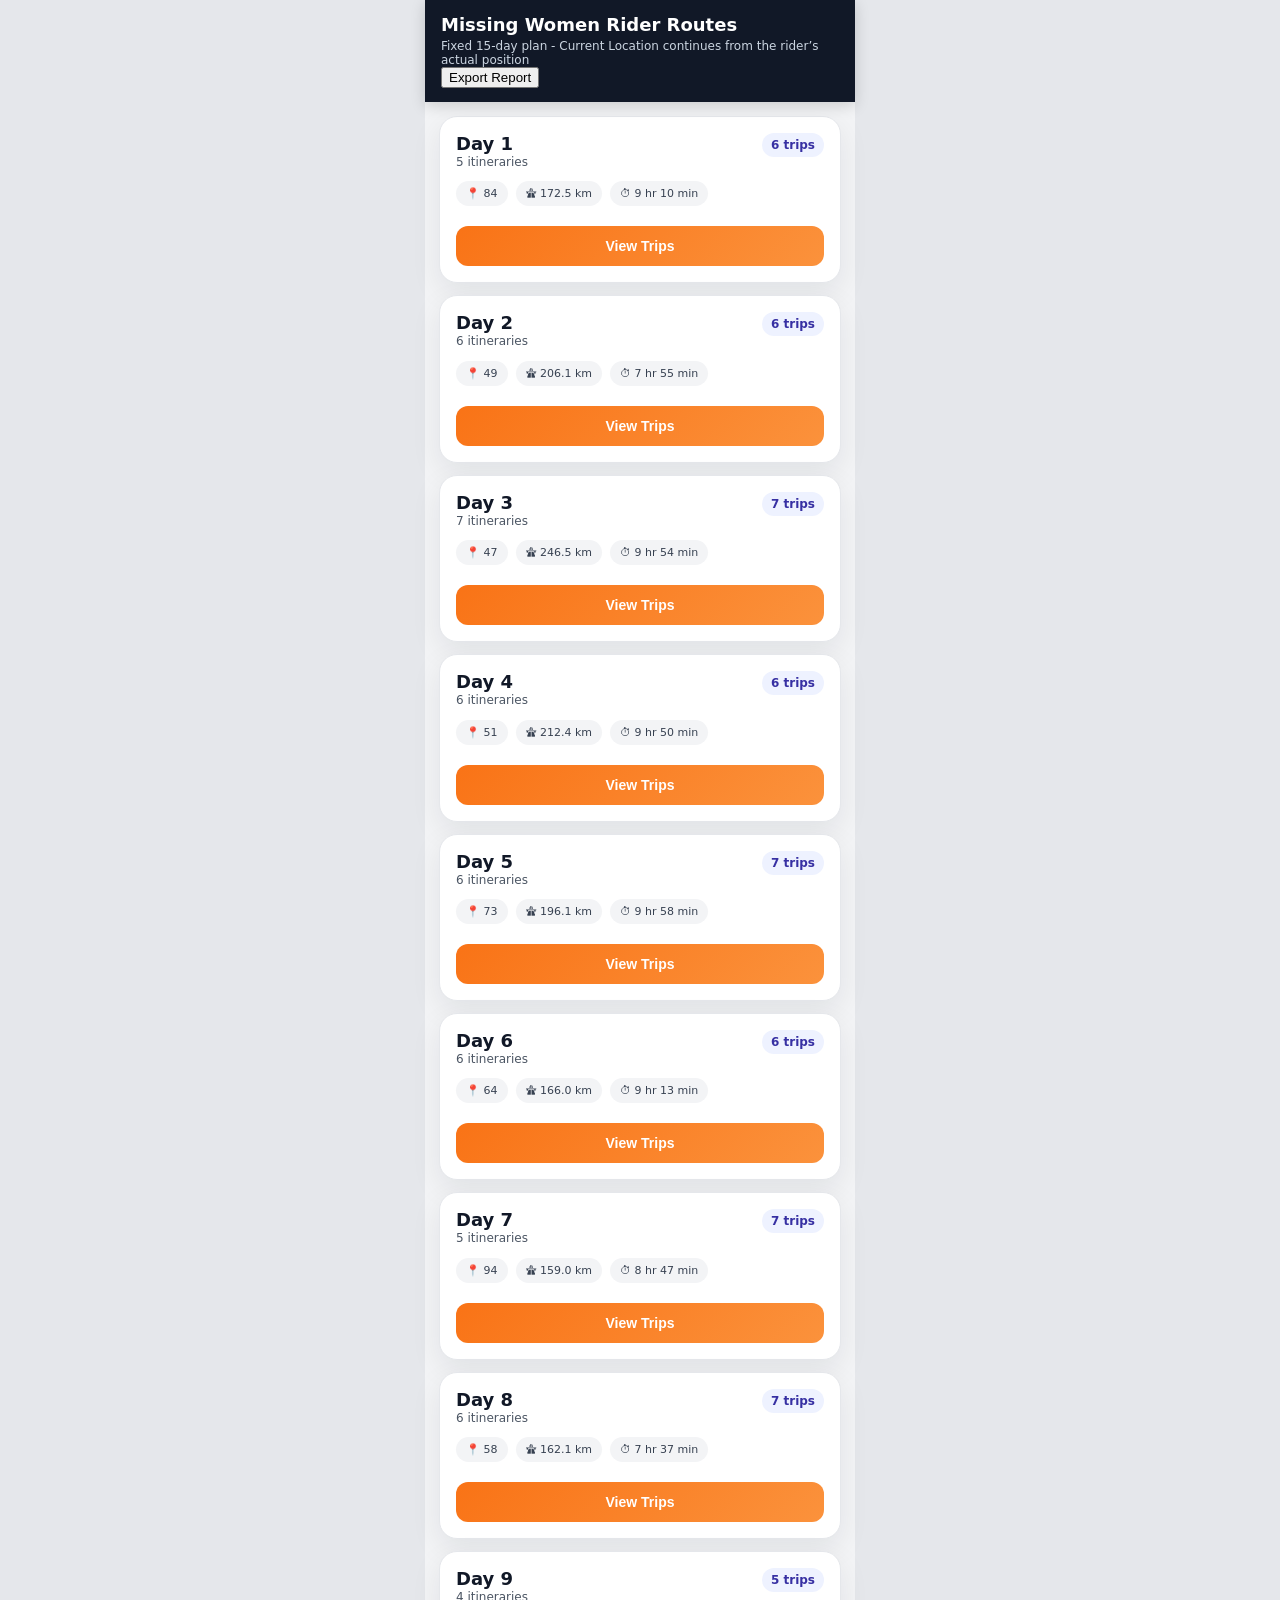
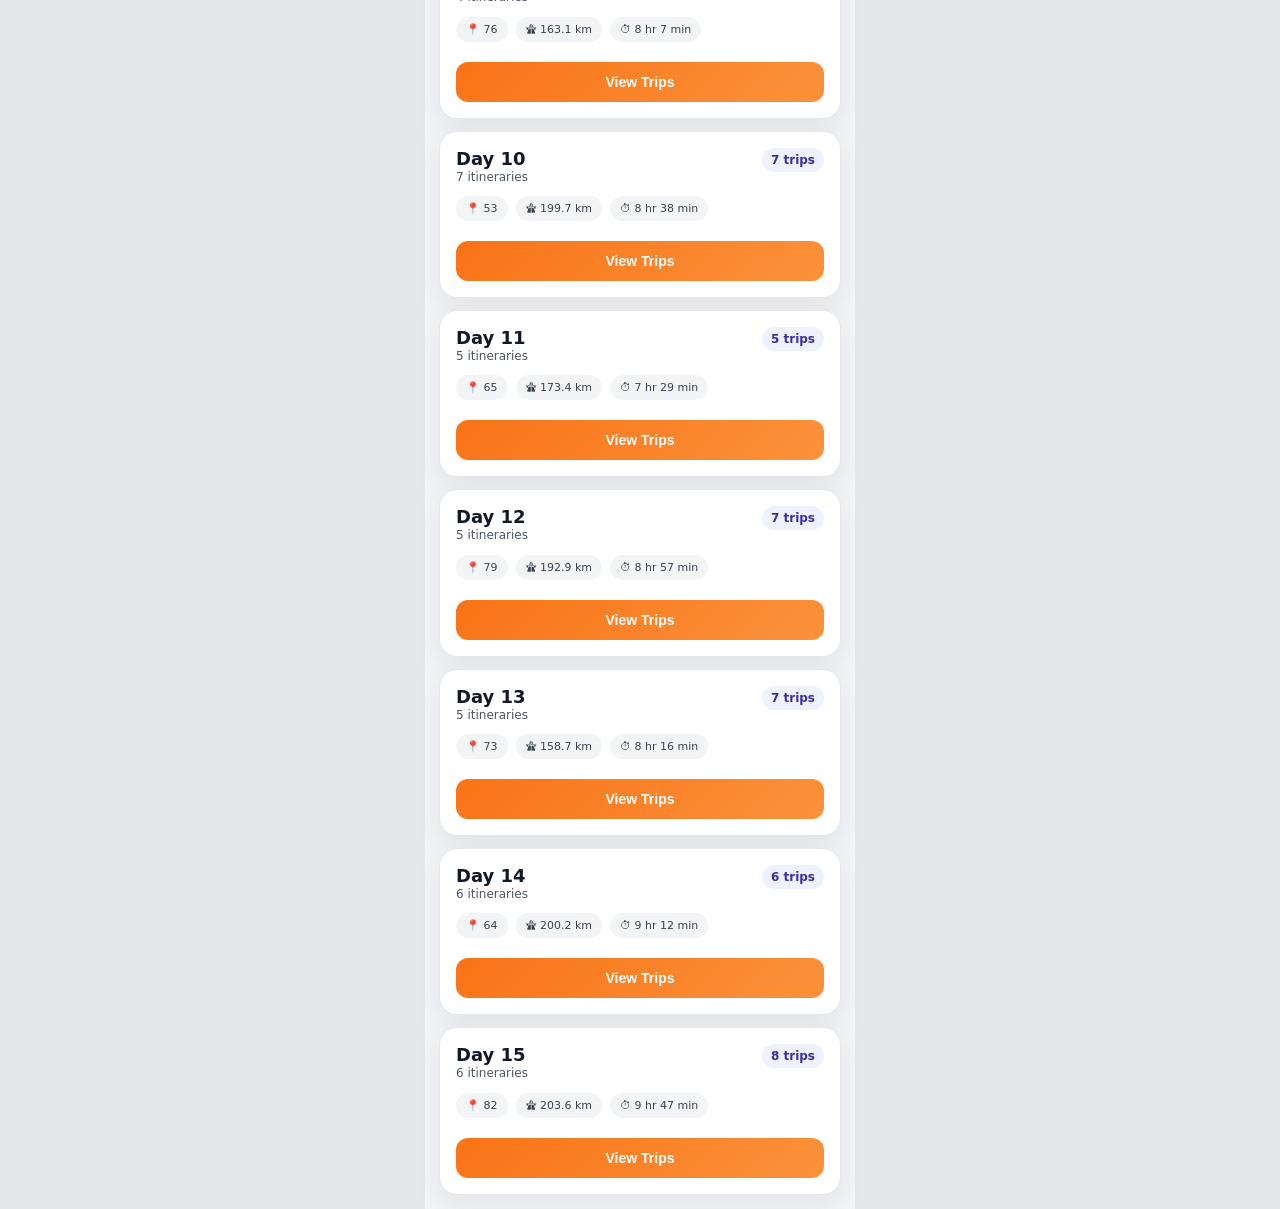
<file: index.html>
<!doctype html>
<html lang="en">
  <head>
    <meta charset="UTF-8" />
    <meta name="viewport" content="width=device-width,initial-scale=1" />
    <meta name="theme-color" content="#111827" />
    <title>Missing Women Rider Route Tool</title>
    <link rel="manifest" href="manifest.webmanifest" />
    <link rel="stylesheet" href="styles.css" />
  </head>
  <body>
    <main id="app"><div class="loading">Loading route plan...</div></main>
    <script src="app.js"></script>
  </body>
</html>
</file>
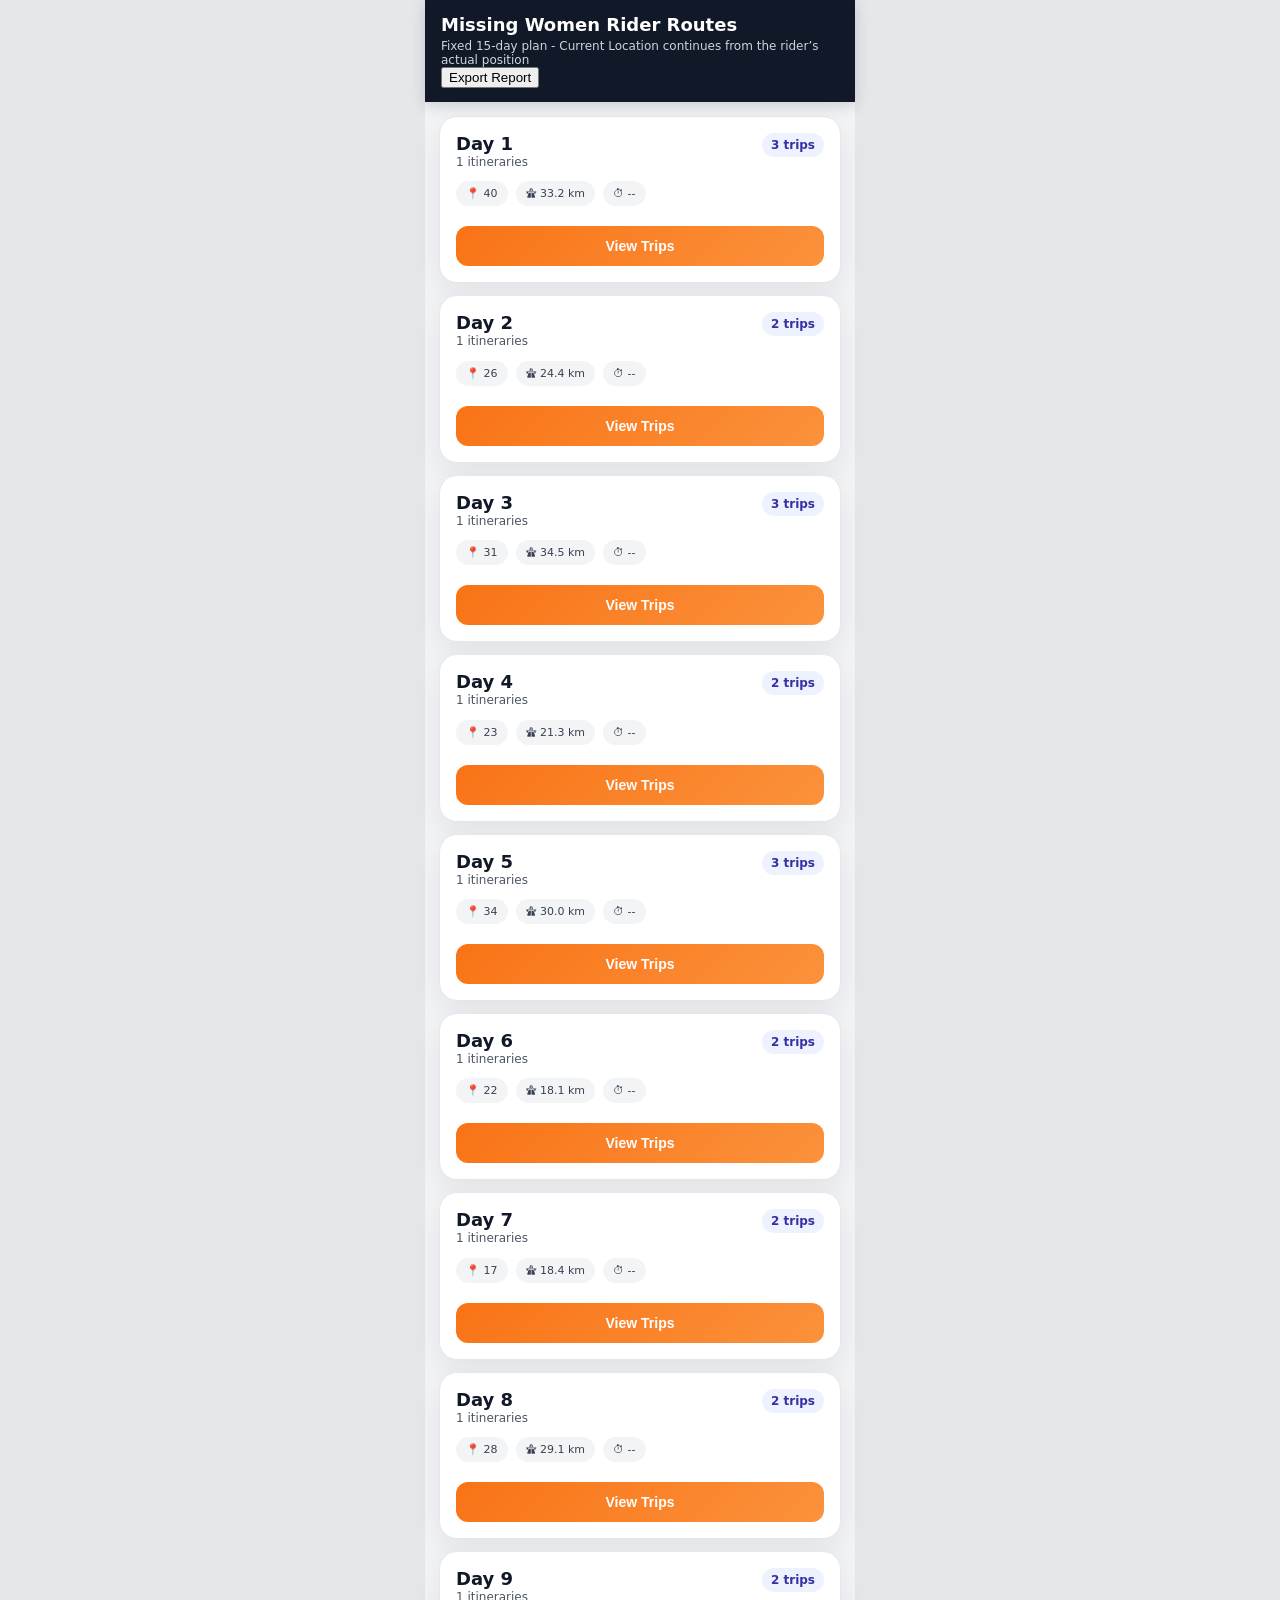
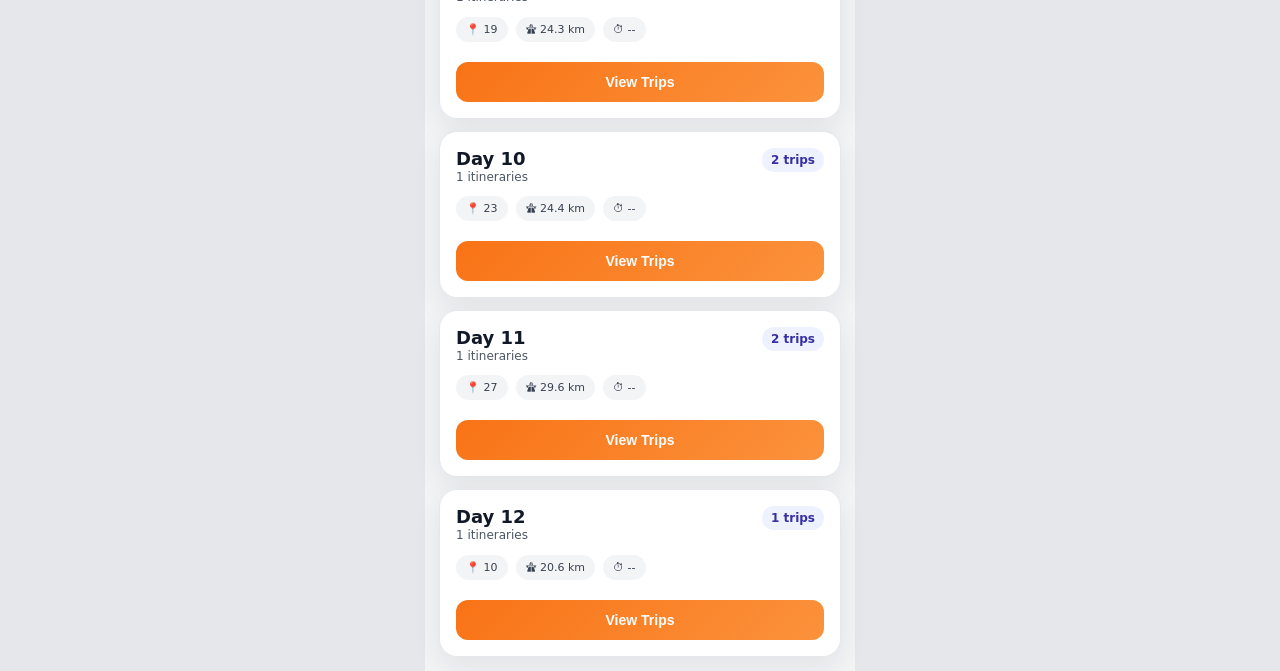
<file: hcmc/index.html>
<!doctype html>
<html lang="en">
  <head>
    <meta charset="UTF-8" />
    <meta name="viewport" content="width=device-width,initial-scale=1" />
    <meta name="theme-color" content="#111827" />
    <title>Missing Women Rider Route Tool — HCMC</title>
    <link rel="stylesheet" href="../styles.css" />
  </head>
  <body>
    <main id="app"><div class="loading">Loading HCMC route plan...</div></main>
    <script>
      window.RIDER_STORAGE_KEY = "missingWomenRiderState:hcmc";
      window.RIDER_CAMPAIGN = "hcmc";
    </script>
    <script src="../app.js"></script>
  </body>
</html>
</file>
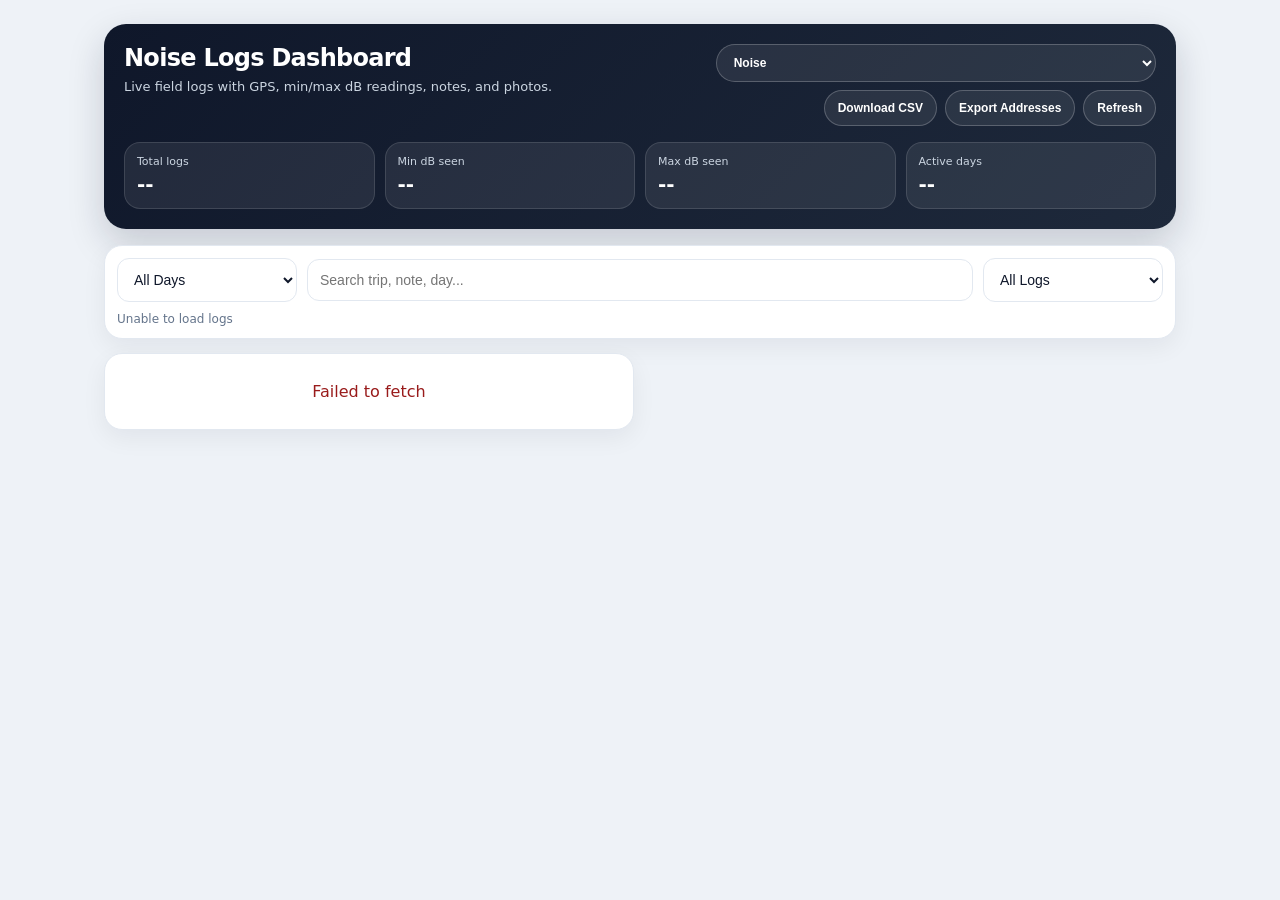
<file: dashboard.html>
<!doctype html>
<html>
  <head>
    <meta charset="utf-8" />
    <meta name="viewport" content="width=device-width, initial-scale=1" />
    <title>Missing Women Logs Dashboard</title>

    <style>
      :root {
        --bg: #eef2f7;
        --card: #ffffff;
        --text: #0f172a;
        --muted: #64748b;
        --border: #e2e8f0;
        --dark: #0f172a;
        --green: #16a34a;
        --orange: #f97316;
        --blue: #2563eb;
      }

      * {
        box-sizing: border-box;
      }

      body {
        margin: 0;
        font-family:
          system-ui,
          -apple-system,
          BlinkMacSystemFont,
          "Segoe UI",
          sans-serif;
        background: var(--bg);
        color: var(--text);
      }

      .shell {
        max-width: 1120px;
        margin: 0 auto;
        padding: 18px;
      }

      .hero {
        background: linear-gradient(135deg, #0f172a, #1e293b);
        color: white;
        border-radius: 22px;
        padding: 20px;
        box-shadow: 0 14px 36px rgba(15, 23, 42, 0.18);
        margin-bottom: 16px;
      }

      .hero-top {
        display: flex;
        justify-content: space-between;
        gap: 14px;
        align-items: flex-start;
      }

      .hero-actions {
        display: flex;
        gap: 8px;
        flex-wrap: wrap;
        justify-content: flex-end;
      }

      .type-select {
        border: 1px solid rgba(255, 255, 255, 0.22);
        background: rgba(255, 255, 255, 0.08);
        color: white;
        border-radius: 999px;
        padding: 10px 13px;
        font-size: 12px;
        font-weight: 800;
        cursor: pointer;
        white-space: nowrap;
      }

      .type-select option {
        color: #0f172a;
        background: white;
      }

      h1 {
        margin: 0 0 6px;
        font-size: 24px;
        letter-spacing: -0.03em;
      }

      .subtitle {
        color: #cbd5e1;
        font-size: 13px;
        line-height: 1.4;
        margin: 0;
      }

      .header-action {
        border: 1px solid rgba(255, 255, 255, 0.22);
        background: rgba(255, 255, 255, 0.08);
        color: white;
        border-radius: 999px;
        padding: 10px 13px;
        font-size: 12px;
        font-weight: 800;
        cursor: pointer;
        white-space: nowrap;
      }

      .stats {
        display: grid;
        grid-template-columns: repeat(2, minmax(0, 1fr));
        gap: 10px;
        margin-top: 16px;
      }

      .stat {
        background: rgba(255, 255, 255, 0.08);
        border: 1px solid rgba(255, 255, 255, 0.12);
        border-radius: 16px;
        padding: 12px;
      }

      .stat .label {
        color: #cbd5e1;
        font-size: 11px;
        margin-bottom: 4px;
      }

      .stat .value {
        font-weight: 900;
        font-size: 20px;
      }

      .toolbar {
        background: var(--card);
        border: 1px solid var(--border);
        border-radius: 18px;
        padding: 12px;
        display: grid;
        gap: 10px;
        box-shadow: 0 8px 24px rgba(15, 23, 42, 0.06);
        margin-bottom: 14px;
      }

      .filters {
        display: grid;
        grid-template-columns: 1fr;
        gap: 10px;
      }

      select,
      input {
        width: 100%;
        padding: 12px;
        border-radius: 12px;
        border: 1px solid var(--border);
        font-size: 14px;
        background: #fff;
        color: var(--text);
      }

      .helper {
        color: var(--muted);
        font-size: 12px;
      }

      .list {
        display: grid;
        gap: 12px;
      }

      .card {
        background: var(--card);
        border: 1px solid var(--border);
        border-radius: 18px;
        padding: 14px;
        box-shadow: 0 8px 24px rgba(15, 23, 42, 0.06);
      }

      .log-head {
        display: flex;
        justify-content: space-between;
        gap: 12px;
        align-items: flex-start;
        margin-bottom: 10px;
      }

      .day-badge {
        background: #dcfce7;
        color: #166534;
        border-radius: 999px;
        padding: 5px 9px;
        font-size: 11px;
        font-weight: 900;
        white-space: nowrap;
      }

      .title {
        font-weight: 900;
        font-size: 15px;
        margin-bottom: 3px;
      }

      .time {
        color: var(--muted);
        font-size: 12px;
      }

      .chips {
        display: flex;
        gap: 8px;
        flex-wrap: wrap;
        margin: 10px 0;
      }

      .chip {
        background: #f1f5f9;
        color: #334155;
        border-radius: 999px;
        padding: 6px 9px;
        font-size: 12px;
        font-weight: 700;
      }

      .chip.address {
        border-radius: 12px;
        max-width: 100%;
        line-height: 1.35;
      }

      .note {
        background: #fff7ed;
        color: #7c2d12;
        border-radius: 12px;
        padding: 10px;
        font-size: 13px;
        margin: 10px 0;
        white-space: pre-wrap;
      }

      .photo {
        display: block;
        width: 100%;
        max-height: 360px;
        object-fit: cover;
        border-radius: 14px;
        border: 1px solid var(--border);
        margin-top: 10px;
        background: #f8fafc;
      }

      .actions {
        display: flex;
        gap: 8px;
        flex-wrap: wrap;
        margin-top: 10px;
      }

      .card-actions-row {
        display: flex;
        justify-content: space-between;
        gap: 8px;
        flex-wrap: wrap;
        align-items: center;
        margin-top: 10px;
      }

      .edit-btn {
        border: 0;
        background: #0f172a;
        color: white;
        border-radius: 999px;
        padding: 9px 13px;
        font-size: 12px;
        font-weight: 900;
        cursor: pointer;
        margin-left: auto;
      }

      .edit-panel-backdrop {
        position: fixed;
        inset: 0;
        background: rgba(15, 23, 42, 0.52);
        display: none;
        align-items: flex-end;
        justify-content: center;
        z-index: 9999;
        padding: 14px;
      }

      .edit-panel-backdrop.open {
        display: flex;
      }

      .edit-panel {
        width: min(100%, 520px);
        background: white;
        border-radius: 20px;
        padding: 16px;
        box-shadow: 0 24px 70px rgba(15, 23, 42, 0.3);
      }

      .edit-panel h2 {
        margin: 0 0 4px;
        font-size: 20px;
      }

      .edit-subtitle {
        color: var(--muted);
        font-size: 12px;
        margin-bottom: 14px;
      }

      .edit-grid {
        display: grid;
        gap: 10px;
      }

      .edit-field label {
        display: block;
        font-size: 12px;
        font-weight: 800;
        margin-bottom: 5px;
        color: #334155;
      }

      .edit-field textarea {
        width: 100%;
        padding: 12px;
        border-radius: 12px;
        border: 1px solid var(--border);
        font-size: 14px;
        resize: vertical;
        min-height: 86px;
        font-family: inherit;
      }

      .edit-actions {
        display: flex;
        gap: 10px;
        justify-content: flex-end;
        margin-top: 14px;
      }

      .edit-actions button {
        border: 0;
        border-radius: 999px;
        padding: 11px 15px;
        font-size: 13px;
        font-weight: 900;
        cursor: pointer;
      }

      .cancel-edit {
        background: #e5e7eb;
        color: #0f172a;
      }

      .save-edit {
        background: #16a34a;
        color: white;
      }

      .link-btn {
        display: inline-flex;
        align-items: center;
        justify-content: center;
        text-decoration: none;
        border-radius: 999px;
        padding: 9px 12px;
        font-size: 12px;
        font-weight: 900;
        color: white;
        background: var(--dark);
      }

      .link-btn.map {
        background: var(--blue);
      }

      .empty,
      .error {
        text-align: center;
        padding: 28px 18px;
        color: var(--muted);
      }

      .error {
        color: #991b1b;
      }

      @media (min-width: 720px) {
        .shell {
          padding: 24px;
        }

        .stats {
          grid-template-columns: repeat(4, minmax(0, 1fr));
        }

        .filters {
          grid-template-columns: 180px 1fr 180px;
          align-items: center;
        }

        .list {
          grid-template-columns: repeat(2, minmax(0, 1fr));
        }
      }
    </style>
  </head>
  <body>
    <main class="shell">
      <section class="hero">
        <div class="hero-top">
          <div>
            <h1 id="dashboardTitle">Noise Logs Dashboard</h1>
            <p class="subtitle" id="dashboardSubtitle">
              Live field logs with GPS, min/max dB readings, notes, and photos.
            </p>
          </div>
          <div class="hero-actions">
            <select
              id="logTypeSelect"
              class="type-select"
              onchange="changeLogType()"
            >
              <option value="noise">Noise</option>
              <option value="pollution">Pollution</option>
            </select>
            <button class="header-action" onclick="downloadCsv()">
              Download CSV
            </button>
            <button class="header-action" onclick="downloadAddressCache()">
              Export Addresses
            </button>
            <button class="header-action" onclick="reloadDashboard()">
              Refresh
            </button>
          </div>
        </div>

        <div class="stats">
          <div class="stat">
            <div class="label">Total logs</div>
            <div class="value" id="totalLogs">--</div>
          </div>
          <div class="stat">
            <div class="label" id="secondaryMetricLabel">Min dB seen</div>
            <div class="value" id="secondaryMetricValue">--</div>
          </div>
          <div class="stat">
            <div class="label" id="maxMetricLabel">Max dB seen</div>
            <div class="value" id="maxDbSeen">--</div>
          </div>
          <div class="stat">
            <div class="label">Active days</div>
            <div class="value" id="activeDays">--</div>
          </div>
        </div>
      </section>

      <section class="toolbar">
        <div class="filters">
          <select id="dayFilter">
            <option value="">All Days</option>
          </select>
          <input
            id="searchInput"
            type="search"
            placeholder="Search trip, note, day..."
          />
          <select id="photoFilter">
            <option value="">All Logs</option>
            <option value="with-photo">With Photo</option>
            <option value="without-photo">Without Photo</option>
          </select>
        </div>
        <div class="helper" id="resultInfo">Loading logs...</div>
      </section>

      <section id="list" class="list"></section>

      <div id="editPanelBackdrop" class="edit-panel-backdrop">
        <div class="edit-panel">
          <h2 id="editTitle">Edit Log</h2>
          <div id="editSubtitle" class="edit-subtitle"></div>
          <div id="editFields" class="edit-grid"></div>
          <div class="edit-actions">
            <button class="cancel-edit" onclick="closeEditPanel()">
              Cancel
            </button>
            <button class="save-edit" onclick="saveEditedLog()">
              Save Changes
            </button>
          </div>
        </div>
      </div>
    </main>

    <script>
      const SUPABASE_URL = "https://rpkmdnqkhfbbvuzlvozs.supabase.co";
      const SUPABASE_KEY =
        "eyJhbGciOiJIUzI1NiIsInR5cCI6IkpXVCJ9.eyJpc3MiOiJzdXBhYmFzZSIsInJlZiI6InJwa21kbnFraGZiYnZ1emx2b3pzIiwicm9sZSI6ImFub24iLCJpYXQiOjE3NTc1MDgwMTksImV4cCI6MjA3MzA4NDAxOX0.OZ4anxunvuVAypmoURVxmsPIeQv6aniGh6jRZdIU104";

      const LOG_CONFIG = {
        noise: {
          table: "noise_logs",
          title: "Noise Logs Dashboard",
          subtitle:
            "Live field logs with GPS, min/max dB readings, notes, and photos.",
          maxLabel: "Max dB seen",
          secondaryLabel: "Min dB seen",
          csvFilePrefix: "missing-women-noise-logs",
          searchFields: ["day", "title", "note", "min_db", "max_db"],
          editableFields: [
            { key: "min_db", label: "Min dB", type: "number" },
            { key: "max_db", label: "Max dB", type: "number" },
            { key: "note", label: "Note", type: "textarea" },
          ],
          headers: [
            "day",
            "trip_title",
            "captured_at",
            "min_db",
            "max_db",
            "latitude",
            "longitude",
            "address",
            "note",
            "photo_url",
          ],
          rowValues(log) {
            return [
              log.day,
              log.title,
              log.captured_at,
              log.min_db,
              log.max_db,
              log.latitude,
              log.longitude,
              getAddressForLog(log),
              log.note,
              photoSrc(log),
            ];
          },
          metricChips(log) {
            return `
              <span class="chip">Min dB: ${escapeHtml(log.min_db ?? "--")}</span>
              <span class="chip">Max dB: ${escapeHtml(log.max_db ?? "--")}</span>
            `;
          },
          maxMetric(logs) {
            return logs.reduce(
              (max, l) => Math.max(max, Number(l.max_db || 0)),
              0,
            );
          },
          secondaryMetric(logs) {
            const values = logs
              .map((l) => Number(l.min_db))
              .filter((value) => !Number.isNaN(value));
            return values.length ? Math.min(...values) : 0;
          },
        },
        pollution: {
          table: "pollution_logs",
          title: "Pollution Logs Dashboard",
          subtitle: "Live field logs with GPS, PM 2.5, CO, notes, and photos.",
          maxLabel: "Max PM 2.5 seen",
          secondaryLabel: "Max CO seen",
          csvFilePrefix: "missing-women-pollution-logs",
          searchFields: ["day", "title", "note", "pm25", "co"],
          editableFields: [
            { key: "pm25", label: "PM 2.5", type: "number" },
            { key: "co", label: "CO", type: "number" },
            { key: "note", label: "Note", type: "textarea" },
          ],
          headers: [
            "day",
            "trip_title",
            "captured_at",
            "pm25",
            "co",
            "latitude",
            "longitude",
            "address",
            "note",
            "photo_url",
          ],
          rowValues(log) {
            return [
              log.day,
              log.title,
              log.captured_at,
              log.pm25,
              log.co,
              log.latitude,
              log.longitude,
              getAddressForLog(log),
              log.note,
              photoSrc(log),
            ];
          },
          metricChips(log) {
            return `
              <span class="chip">PM 2.5: ${escapeHtml(log.pm25 ?? "--")}</span>
              <span class="chip">CO: ${escapeHtml(log.co ?? "--")}</span>
            `;
          },
          maxMetric(logs) {
            return logs.reduce(
              (max, l) => Math.max(max, Number(l.pm25 || 0)),
              0,
            );
          },
          secondaryMetric(logs) {
            return logs.reduce((max, l) => Math.max(max, Number(l.co || 0)), 0);
          },
        },
      };

      let activeLogType = "noise";
      let editingLogId = null;

      let allLogs = [];
      const addressCacheKey = "missingWomenAddressCache";
      let addressCache = loadAddressCache();

      function loadAddressCache() {
        try {
          return JSON.parse(localStorage.getItem(addressCacheKey) || "{}");
        } catch {
          return {};
        }
      }

      function saveAddressCache() {
        localStorage.setItem(addressCacheKey, JSON.stringify(addressCache));
      }

      function downloadAddressCache() {
        const json = JSON.stringify(addressCache, null, 2);
        const blob = new Blob([json], { type: "application/json" });
        const url = URL.createObjectURL(blob);
        const a = document.createElement("a");
        a.href = url;
        a.download = "address_cache.json";
        document.body.appendChild(a);
        a.click();
        document.body.removeChild(a);
        URL.revokeObjectURL(url);
      }

      function coordinateKey(lat, lng) {
        return `${Number(lat).toFixed(5)},${Number(lng).toFixed(5)}`;
      }

      function escapeHtml(value) {
        return String(value ?? "")
          .replaceAll("&", "&amp;")
          .replaceAll("<", "&lt;")
          .replaceAll(">", "&gt;")
          .replaceAll('"', "&quot;")
          .replaceAll("'", "&#039;");
      }

      function csvEscape(value) {
        const text = String(value ?? "");
        return `"${text.replaceAll('"', '""')}"`;
      }

      async function fetchLogs() {
        const config = LOG_CONFIG[activeLogType];
        const res = await fetch(
          `${SUPABASE_URL}/rest/v1/${config.table}?select=*&order=captured_at.desc`,
          {
            headers: {
              apikey: SUPABASE_KEY,
              Authorization: `Bearer ${SUPABASE_KEY}`,
            },
          },
        );

        if (!res.ok) {
          const text = await res.text();
          throw new Error(`Supabase fetch failed: ${res.status} ${text}`);
        }

        return res.json();
      }

      function photoSrc(log) {
        return log.photo_url || log.photo_data_url || "";
      }

      function getAddressForLog(log) {
        if (!log.latitude || !log.longitude) return "No GPS";
        const key = coordinateKey(log.latitude, log.longitude);
        return addressCache[key] || `${log.latitude}, ${log.longitude}`;
      }

      async function reverseGeocode(lat, lng) {
        const key = coordinateKey(lat, lng);
        if (addressCache[key]) return addressCache[key];

        const res = await fetch(
          `https://nominatim.openstreetmap.org/reverse?format=jsonv2&lat=${encodeURIComponent(lat)}&lon=${encodeURIComponent(lng)}&zoom=18&addressdetails=1`,
          {
            headers: {
              Accept: "application/json",
            },
          },
        );

        if (!res.ok) return null;

        const data = await res.json();
        const address = data.display_name || null;

        if (address) {
          addressCache[key] = address;
          saveAddressCache();
        }

        return address;
      }

      async function hydrateAddresses(logs) {
        const uniqueCoordinates = [];
        const seen = new Set();

        logs.forEach((log) => {
          if (!log.latitude || !log.longitude) return;
          const key = coordinateKey(log.latitude, log.longitude);
          if (addressCache[key] || seen.has(key)) return;
          seen.add(key);
          uniqueCoordinates.push({ lat: log.latitude, lng: log.longitude });
        });

        for (const coord of uniqueCoordinates.slice(0, 40)) {
          try {
            await reverseGeocode(coord.lat, coord.lng);
            await new Promise((resolve) => setTimeout(resolve, 1100));
          } catch (err) {
            console.warn("Address lookup failed", err);
          }
        }
      }

      function updateStats(logs) {
        const config = LOG_CONFIG[activeLogType];
        const days = [...new Set(logs.map((l) => l.day).filter(Boolean))];
        const maxMetric = config.maxMetric(logs);
        const secondaryMetric = config.secondaryMetric(logs);

        document.getElementById("totalLogs").textContent = logs.length;
        document.getElementById("secondaryMetricLabel").textContent =
          config.secondaryLabel;
        document.getElementById("secondaryMetricValue").textContent =
          secondaryMetric ? secondaryMetric : "--";
        document.getElementById("maxMetricLabel").textContent = config.maxLabel;
        document.getElementById("maxDbSeen").textContent = maxMetric
          ? maxMetric
          : "--";
        document.getElementById("activeDays").textContent = days.length;
      }

      function setupFilter(logs) {
        const select = document.getElementById("dayFilter");
        const days = [...new Set(logs.map((l) => l.day).filter(Boolean))].sort(
          (a, b) => a - b,
        );

        select.innerHTML = `<option value="">All Days</option>`;
        days.forEach((d) => {
          const opt = document.createElement("option");
          opt.value = d;
          opt.textContent = `Day ${d}`;
          select.appendChild(opt);
        });
      }

      function filteredLogs() {
        const config = LOG_CONFIG[activeLogType];
        const day = document.getElementById("dayFilter").value;
        const search = document
          .getElementById("searchInput")
          .value.trim()
          .toLowerCase();
        const photoFilter = document.getElementById("photoFilter").value;

        return allLogs.filter((log) => {
          const matchesDay = day ? String(log.day) === String(day) : true;
          const combined = config.searchFields
            .map((field) => log[field] || "")
            .join(" ")
            .toLowerCase();
          const matchesSearch = search ? combined.includes(search) : true;
          const hasPhoto = Boolean(photoSrc(log));
          const matchesPhoto =
            photoFilter === "with-photo"
              ? hasPhoto
              : photoFilter === "without-photo"
                ? !hasPhoto
                : true;

          return matchesDay && matchesSearch && matchesPhoto;
        });
      }

      function render() {
        const logs = filteredLogs();
        const list = document.getElementById("list");
        document.getElementById("resultInfo").textContent =
          `${logs.length} log${logs.length === 1 ? "" : "s"} shown`;

        if (!logs.length) {
          list.innerHTML = `<div class="card empty">No logs found for the selected filters.</div>`;
          return;
        }

        list.innerHTML = logs
          .map((l) => {
            const src = photoSrc(l);
            const mapUrl =
              l.latitude && l.longitude
                ? `https://www.google.com/maps?q=${encodeURIComponent(`${l.latitude},${l.longitude}`)}`
                : "";

            return `
              <article class="card">
                <div class="log-head">
                  <div>
                    <div class="title">${escapeHtml(l.title || "Untitled Trip")}</div>
                    <div class="time">${l.captured_at ? new Date(l.captured_at).toLocaleString() : "No timestamp"}</div>
                  </div>
                  <div class="day-badge">Day ${escapeHtml(l.day || "--")}</div>
                </div>

                <div class="chips">
                  ${LOG_CONFIG[activeLogType].metricChips(l)}
                  <span class="chip address">${escapeHtml(getAddressForLog(l))}</span>
                </div>

                ${l.note ? `<div class="note">${escapeHtml(l.note)}</div>` : ""}
                ${src ? `<a href="${src}" target="_blank" rel="noopener"><img class="photo" src="${src}" alt="Noise log photo" loading="lazy" /></a>` : ""}

                <div class="card-actions-row">
                  <div class="actions">
                    ${src ? `<a class="link-btn" href="${src}" target="_blank" rel="noopener">Open Photo</a>` : ""}
                    ${mapUrl ? `<a class="link-btn map" href="${mapUrl}" target="_blank" rel="noopener">Open Map</a>` : ""}
                    ${l.latitude && l.longitude ? `<span class="chip">${escapeHtml(l.latitude)}, ${escapeHtml(l.longitude)}</span>` : ""}
                  </div>
                  <button class="edit-btn" onclick="openEditPanel('${escapeHtml(l.id)}')">Edit</button>
                </div>
              </article>
            `;
          })
          .join("");
      }
      function openEditPanel(logId) {
        const log = allLogs.find((item) => String(item.id) === String(logId));
        if (!log) return;

        editingLogId = logId;
        const config = LOG_CONFIG[activeLogType];
        document.getElementById("editTitle").textContent =
          activeLogType === "noise" ? "Edit Noise Log" : "Edit Pollution Log";
        document.getElementById("editSubtitle").textContent =
          `Day ${log.day || "--"} - ${log.title || "Untitled Trip"}`;

        document.getElementById("editFields").innerHTML = config.editableFields
          .map((field) => {
            const value = log[field.key] ?? "";
            if (field.type === "textarea") {
              return `
                <div class="edit-field">
                  <label>${escapeHtml(field.label)}</label>
                  <textarea data-edit-field="${escapeHtml(field.key)}">${escapeHtml(value)}</textarea>
                </div>
              `;
            }

            return `
              <div class="edit-field">
                <label>${escapeHtml(field.label)}</label>
                <input data-edit-field="${escapeHtml(field.key)}" type="number" step="any" value="${escapeHtml(value)}" />
              </div>
            `;
          })
          .join("");

        document.getElementById("editPanelBackdrop").classList.add("open");
      }

      function closeEditPanel() {
        editingLogId = null;
        document.getElementById("editPanelBackdrop").classList.remove("open");
      }

      async function saveEditedLog() {
        if (!editingLogId) return;

        const config = LOG_CONFIG[activeLogType];
        const inputs = document.querySelectorAll("[data-edit-field]");
        const payload = {};

        inputs.forEach((input) => {
          const key = input.dataset.editField;
          const fieldConfig = config.editableFields.find(
            (field) => field.key === key,
          );
          if (!fieldConfig) return;

          if (fieldConfig.type === "number") {
            payload[key] =
              input.value.trim() === "" ? null : Number(input.value);
          } else {
            payload[key] = input.value.trim() === "" ? null : input.value;
          }
        });

        const res = await fetch(
          `${SUPABASE_URL}/rest/v1/${config.table}?id=eq.${encodeURIComponent(editingLogId)}`,
          {
            method: "PATCH",
            headers: {
              apikey: SUPABASE_KEY,
              Authorization: `Bearer ${SUPABASE_KEY}`,
              "Content-Type": "application/json",
              Prefer: "return=representation",
            },
            body: JSON.stringify(payload),
          },
        );

        if (!res.ok) {
          const text = await res.text();
          alert(`Update failed:\n\n${text}`);
          return;
        }

        const updatedRows = await res.json();
        const updated = updatedRows?.[0];
        if (updated) {
          allLogs = allLogs.map((log) =>
            String(log.id) === String(editingLogId) ? updated : log,
          );
        }

        closeEditPanel();
        updateStats(allLogs);
        render();
      }

      function downloadCsv() {
        const config = LOG_CONFIG[activeLogType];
        const logs = filteredLogs();

        if (!logs.length) {
          alert("No logs available to download for the selected filters.");
          return;
        }

        const rows = logs.map((log) => config.rowValues(log));

        const csv = [
          config.headers.map(csvEscape).join(","),
          ...rows.map((row) => row.map(csvEscape).join(",")),
        ].join("\n");

        const blob = new Blob([csv], { type: "text/csv;charset=utf-8" });
        const url = URL.createObjectURL(blob);
        const link = document.createElement("a");
        const stamp = new Date()
          .toISOString()
          .slice(0, 19)
          .replace(/[:T]/g, "-");

        link.href = url;
        link.download = `${config.csvFilePrefix}-${stamp}.csv`;
        document.body.appendChild(link);
        link.click();
        link.remove();
        URL.revokeObjectURL(url);
      }

      function applyDashboardConfig() {
        const config = LOG_CONFIG[activeLogType];
        document.getElementById("dashboardTitle").textContent = config.title;
        document.getElementById("dashboardSubtitle").textContent =
          config.subtitle;
        document.getElementById("searchInput").placeholder =
          activeLogType === "noise"
            ? "Search trip, note, day..."
            : "Search trip, PM 2.5, CO, note, day...";
      }

      function changeLogType() {
        activeLogType = document.getElementById("logTypeSelect").value;
        allLogs = [];
        applyDashboardConfig();
        reloadDashboard();
      }

      async function reloadDashboard() {
        document.getElementById("list").innerHTML =
          `<div class="card empty">Loading logs...</div>`;
        applyDashboardConfig();
        try {
          allLogs = await fetchLogs();
          setupFilter(allLogs);
          updateStats(allLogs);
          render();
          hydrateAddresses(allLogs).then(render);
        } catch (err) {
          console.error(err);
          document.getElementById("list").innerHTML =
            `<div class="card error">${escapeHtml(err.message)}</div>`;
          document.getElementById("resultInfo").textContent =
            "Unable to load logs";
        }
      }

      document.getElementById("dayFilter").addEventListener("change", render);
      document.getElementById("searchInput").addEventListener("input", render);
      document.getElementById("photoFilter").addEventListener("change", render);

      reloadDashboard();
    </script>
  </body>
</html>
</file>
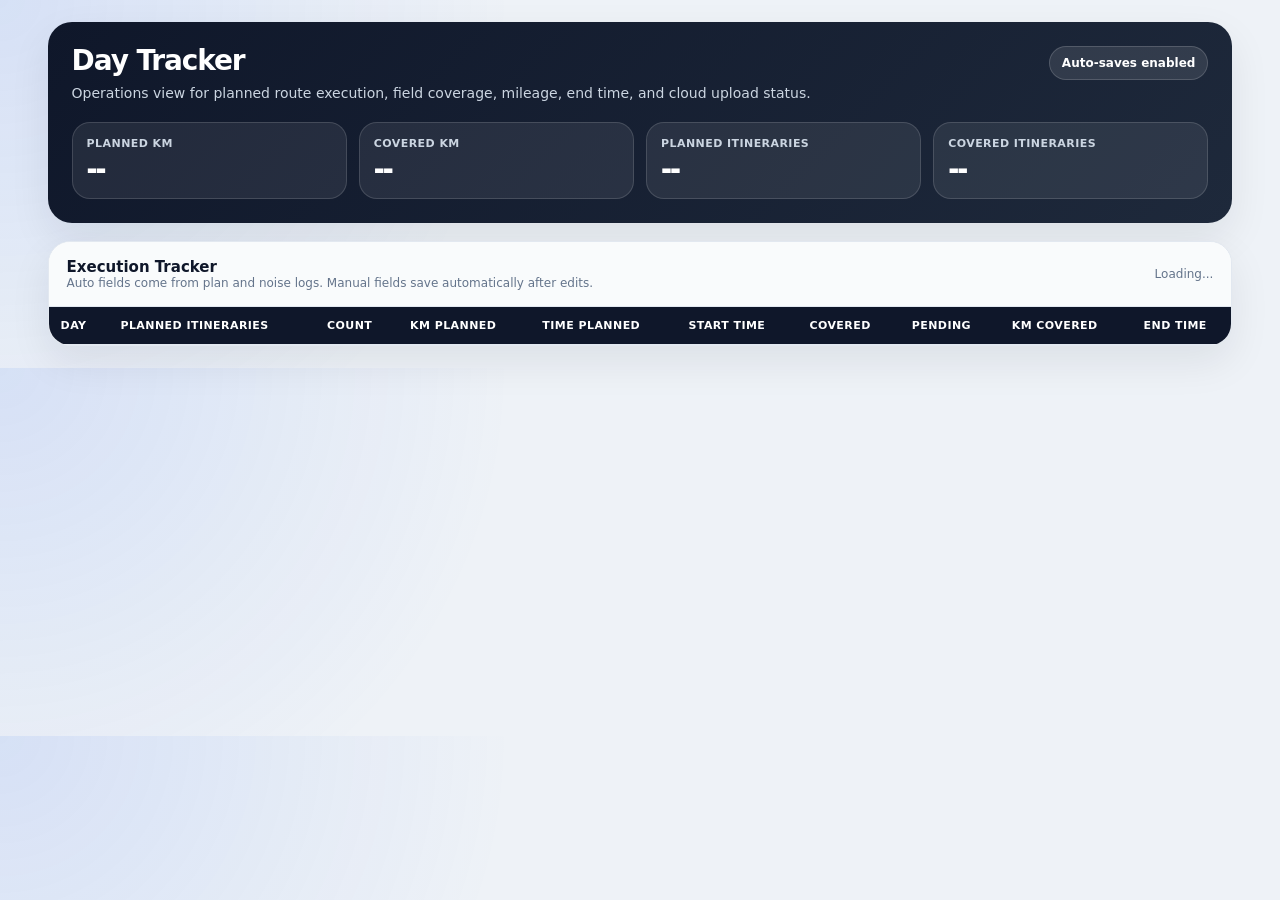
<file: tracker.html>
<!doctype html>
<html>
  <head>
    <meta charset="utf-8" />
    <meta name="viewport" content="width=device-width, initial-scale=1" />
    <title>Day Tracker</title>

    <style>
      :root {
        --bg: #eef2f7;
        --panel: #ffffff;
        --ink: #0f172a;
        --muted: #64748b;
        --line: #e2e8f0;
        --soft: #f8fafc;
        --brand: #2563eb;
        --brand-dark: #1d4ed8;
        --green: #16a34a;
        --amber: #f59e0b;
        --red: #dc2626;
        --shadow: 0 16px 40px rgba(15, 23, 42, 0.08);
      }

      * {
        box-sizing: border-box;
      }

      body {
        font-family:
          Inter,
          ui-sans-serif,
          system-ui,
          -apple-system,
          BlinkMacSystemFont,
          "Segoe UI",
          sans-serif;
        margin: 0;
        background:
          radial-gradient(
            circle at top left,
            rgba(37, 99, 235, 0.12),
            transparent 32rem
          ),
          var(--bg);
        color: var(--ink);
      }

      .wrap {
        width: min(96vw, 1800px);
        max-width: none;
        margin: auto;
        padding: 22px;
      }

      .hero {
        background: linear-gradient(135deg, #0f172a, #1e293b);
        color: white;
        border-radius: 24px;
        padding: 24px;
        box-shadow: var(--shadow);
        margin-bottom: 18px;
      }

      .hero-row {
        display: flex;
        align-items: flex-start;
        justify-content: space-between;
        gap: 16px;
        flex-wrap: wrap;
      }

      h1 {
        margin: 0 0 6px;
        font-size: 28px;
        line-height: 1.1;
        letter-spacing: -0.04em;
      }

      .subtitle {
        color: #cbd5e1;
        margin: 0;
        font-size: 14px;
        line-height: 1.5;
      }

      .hero-pill {
        background: rgba(255, 255, 255, 0.1);
        border: 1px solid rgba(255, 255, 255, 0.16);
        border-radius: 999px;
        padding: 9px 12px;
        font-size: 12px;
        font-weight: 800;
        white-space: nowrap;
      }

      .stats {
        display: grid;
        grid-template-columns: repeat(2, minmax(0, 1fr));
        gap: 12px;
        margin-top: 18px;
      }

      .stat {
        background: rgba(255, 255, 255, 0.08);
        border: 1px solid rgba(255, 255, 255, 0.14);
        border-radius: 18px;
        padding: 14px;
      }

      .stat-label {
        font-size: 11px;
        color: #cbd5e1;
        margin-bottom: 6px;
        font-weight: 700;
        text-transform: uppercase;
        letter-spacing: 0.04em;
      }

      .stat-value {
        font-size: 24px;
        font-weight: 950;
        letter-spacing: -0.04em;
      }

      .panel {
        background: var(--panel);
        border: 1px solid var(--line);
        border-radius: 22px;
        box-shadow: var(--shadow);
        overflow: hidden;
      }

      .panel-head {
        padding: 16px 18px;
        display: flex;
        justify-content: space-between;
        align-items: center;
        gap: 12px;
        border-bottom: 1px solid var(--line);
        background: rgba(248, 250, 252, 0.8);
      }

      .panel-title {
        font-weight: 900;
        font-size: 15px;
      }

      .panel-note {
        font-size: 12px;
        color: var(--muted);
      }

      .table-scroll {
        overflow-x: auto;
        -webkit-overflow-scrolling: touch;
      }

      table {
        width: 100%;
        min-width: 1280px;
        border-collapse: separate;
        border-spacing: 0;
        background: white;
      }

      th,
      td {
        padding: 12px 12px;
        border-bottom: 1px solid var(--line);
        font-size: 12px;
        text-align: left;
        vertical-align: top;
      }

      th {
        background: #0f172a;
        color: white;
        position: sticky;
        top: 0;
        z-index: 2;
        font-size: 11px;
        text-transform: uppercase;
        letter-spacing: 0.04em;
        white-space: nowrap;
      }

      tbody tr:hover {
        background: #f8fafc;
      }

      .day-cell {
        font-weight: 950;
        font-size: 16px;
      }

      .route-cell {
        min-width: 320px;
        max-width: 520px;
        line-height: 1.5;
        color: #334155;
        font-weight: 650;
      }

      .num-pill,
      .status-pill {
        display: inline-flex;
        align-items: center;
        justify-content: center;
        border-radius: 999px;
        padding: 6px 10px;
        font-weight: 900;
        background: #eff6ff;
        color: #1d4ed8;
        white-space: nowrap;
      }

      .status-pill.good {
        background: #dcfce7;
        color: #166534;
      }

      .status-pill.warn {
        background: #fef3c7;
        color: #92400e;
      }

      .status-pill.bad {
        background: #fee2e2;
        color: #991b1b;
      }

      .planned-metric {
        font-weight: 900;
        color: #111827;
        white-space: nowrap;
      }

      .time-muted {
        color: var(--muted);
        white-space: nowrap;
      }

      input,
      select {
        width: 100%;
        min-width: 110px;
        padding: 9px 10px;
        border: 1px solid #dbe3ee;
        border-radius: 10px;
        font-size: 12px;
        background: #ffffff;
        color: #334155;
        outline: none;
        font-weight: 600;
      }

      input::placeholder {
        color: #cbd5e1;
        font-weight: 500;
      }

      input:focus,
      select:focus {
        border-color: var(--brand);
        box-shadow: 0 0 0 3px rgba(37, 99, 235, 0.12);
      }

      .covered-input {
        min-width: 260px;
      }

      td:nth-child(6),
      td:nth-child(10) {
        width: 96px;
        min-width: 96px;
        max-width: 96px;
      }

      td:nth-child(6) input,
      td:nth-child(10) input {
        min-width: 76px;
        width: 76px;
        text-align: center;
        padding-left: 8px;
        padding-right: 8px;
      }

      td:nth-child(9),
      td:nth-child(11) {
        min-width: 130px;
      }

      .save-indicator {
        position: fixed;
        right: 18px;
        bottom: 18px;
        background: #0f172a;
        color: white;
        padding: 10px 13px;
        border-radius: 999px;
        font-size: 12px;
        font-weight: 800;
        box-shadow: 0 14px 30px rgba(15, 23, 42, 0.22);
        opacity: 0;
        transform: translateY(8px);
        transition: all 0.2s ease;
        pointer-events: none;
      }

      .save-indicator.show {
        opacity: 1;
        transform: translateY(0);
      }

      @media (min-width: 760px) {
        .stats {
          grid-template-columns: repeat(4, minmax(0, 1fr));
        }
      }

      @media (max-width: 640px) {
        .wrap {
          padding: 14px;
        }

        .hero {
          border-radius: 20px;
          padding: 18px;
        }

        h1 {
          font-size: 24px;
        }

        .panel-head {
          align-items: flex-start;
          flex-direction: column;
        }
      }
    </style>
  </head>
  <body>
    <div class="wrap">
      <section class="hero">
        <div class="hero-row">
          <div>
            <h1>Day Tracker</h1>
            <p class="subtitle">
              Operations view for planned route execution, field coverage,
              mileage, end time, and cloud upload status.
            </p>
          </div>
          <div class="hero-pill">Auto-saves enabled</div>
        </div>

        <div class="stats">
          <div class="stat">
            <div class="stat-label">Planned KM</div>
            <div class="stat-value" id="statPlannedKm">--</div>
          </div>
          <div class="stat">
            <div class="stat-label">Covered KM</div>
            <div class="stat-value" id="statCoveredKm">--</div>
          </div>
          <div class="stat">
            <div class="stat-label">Planned Itineraries</div>
            <div class="stat-value" id="statPlannedItineraries">--</div>
          </div>
          <div class="stat">
            <div class="stat-label">Covered Itineraries</div>
            <div class="stat-value" id="statCoveredItineraries">--</div>
          </div>
        </div>
      </section>

      <section class="panel">
        <div class="panel-head">
          <div>
            <div class="panel-title">Execution Tracker</div>
            <div class="panel-note">
              Auto fields come from plan and noise logs. Manual fields save
              automatically after edits.
            </div>
          </div>
          <div class="panel-note" id="lastLoaded">Loading...</div>
        </div>
        <div class="table-scroll">
          <table>
            <thead>
              <tr>
                <th>Day</th>
                <th>Planned Itineraries</th>
                <th>Count</th>
                <th>KM Planned</th>
                <th>Time Planned</th>
                <th>Start Time</th>
                <th>Covered</th>
                <th>Pending</th>
                <th>KM Covered</th>
                <th>End Time</th>
                <th>Upload</th>
              </tr>
            </thead>
            <tbody id="rows"></tbody>
          </table>
        </div>
      </section>
    </div>
    <div id="saveIndicator" class="save-indicator">Auto-saved</div>

    <script>
      const SUPABASE_URL = "https://rpkmdnqkhfbbvuzlvozs.supabase.co";
      const SUPABASE_KEY =
        "eyJhbGciOiJIUzI1NiIsInR5cCI6IkpXVCJ9.eyJpc3MiOiJzdXBhYmFzZSIsInJlZiI6InJwa21kbnFraGZiYnZ1emx2b3pzIiwicm9sZSI6ImFub24iLCJpYXQiOjE3NTc1MDgwMTksImV4cCI6MjA3MzA4NDAxOX0.OZ4anxunvuVAypmoURVxmsPIeQv6aniGh6jRZdIU104";

      async function fetchPlan() {
        const res = await fetch("/plan.json");
        return res.json();
      }

      async function fetchTracker() {
        const res = await fetch(
          `${SUPABASE_URL}/rest/v1/day_tracker?select=*`,
          {
            headers: {
              apikey: SUPABASE_KEY,
              Authorization: `Bearer ${SUPABASE_KEY}`,
            },
          },
        );
        return res.json();
      }

      async function fetchLogs() {
        const res = await fetch(`${SUPABASE_URL}/rest/v1/noise_logs?select=*`, {
          headers: {
            apikey: SUPABASE_KEY,
            Authorization: `Bearer ${SUPABASE_KEY}`,
          },
        });
        return res.json();
      }

      function formatTime24(value) {
        if (!value) return "";

        const raw = String(value).trim();

        if (/^\d{1,2}:\d{2}$/.test(raw)) {
          const [hour, minute] = raw.split(":");
          return `${hour.padStart(2, "0")}:${minute}`;
        }

        const date = new Date(raw);
        if (!Number.isNaN(date.getTime())) {
          return date.toLocaleTimeString([], {
            hour: "2-digit",
            minute: "2-digit",
            hour12: false,
          });
        }

        return raw;
      }

      function buildRows(plan, tracker, logs) {
        let totalCoveredCount = 0;
        let totalPlannedItineraries = 0;
        const byDayLogs = {};
        logs.forEach((l) => {
          if (!byDayLogs[l.day]) byDayLogs[l.day] = [];
          byDayLogs[l.day].push(l);
        });

        const rowsHtml = plan.days
          .map((d) => {
            // Group planned parts by itineraryId
            const itineraryParts = {};
            d.trips.forEach((t) => {
              const id = String(t.itineraryId);
              const part = String(t.part);
              if (!itineraryParts[id]) itineraryParts[id] = new Set();
              itineraryParts[id].add(part);
            });

            function formatItineraryPart(id, part) {
              const plannedParts = itineraryParts[String(id)] || new Set();
              if (plannedParts.size === 1 && plannedParts.has("1")) {
                return String(id); // only part 1 exists in plan → no .1
              }
              return `${id}.${part}`;
            }

            // Format planned itineraries
            const itineraries = Object.entries(itineraryParts).flatMap(
              ([id, partsSet]) => {
                const parts = Array.from(partsSet).sort(
                  (a, b) => Number(a) - Number(b),
                );
                return parts.map((p) => formatItineraryPart(id, p));
              },
            );

            const plannedCount = itineraries.length;
            totalPlannedItineraries += plannedCount;
            const plannedKm =
              d.googleRoadKm ||
              d.actualDayKm ||
              d.estimatedCoverageKm ||
              d.totalKm ||
              d.distanceKm ||
              d.km ||
              "--";
            const plannedTime =
              d.googleDurationText ||
              d.totalTime ||
              d.duration ||
              d.time ||
              "--";

            // Build covered map from noise logs (deduplicated)
            const coveredPartsMap = {};

            (byDayLogs[d.day] || []).forEach((l) => {
              const id = String(l.itinerary_id);
              const part = String(l.part || "1");
              if (!coveredPartsMap[id]) coveredPartsMap[id] = new Set();
              coveredPartsMap[id].add(part);
            });

            const covered = Object.entries(coveredPartsMap).flatMap(
              ([id, partsSet]) => {
                const parts = Array.from(partsSet).sort(
                  (a, b) => Number(a) - Number(b),
                );
                return parts.map((p) => formatItineraryPart(id, p));
              },
            );

            const coveredSet = new Set(covered);

            const t = tracker.find((x) => x.day == d.day) || {};

            const pending = itineraries.filter((i) => !coveredSet.has(i));
            totalCoveredCount += covered.length;
            const pendingClass =
              pending.length === 0
                ? "good"
                : pending.length <= 2
                  ? "warn"
                  : "bad";

            return `
      <tr>
        <td class="day-cell">Day ${d.day}</td>
        <td class="route-cell">${itineraries.join(" → ")}</td>
        <td><span class="num-pill">${plannedCount}</span></td>
        <td><span class="planned-metric">${Number(plannedKm).toFixed ? Number(plannedKm).toFixed(1) : plannedKm} km</span></td>
        <td><span class="time-muted">${plannedTime}</span></td>
        <td><input value="${formatTime24(t.start_time_manual || t.start_time)}" data-field="start" data-day="${d.day}" onchange="autoSave(${d.day})" placeholder="08:30" maxlength="5" /></td>
        <td><input class="covered-input" value="${covered.join(",")}" data-field="covered" data-day="${d.day}" onchange="autoSave(${d.day})"/></td>
        <td><span class="status-pill ${pendingClass}">${pending.length}</span></td>
        <td><input value="${t.km_covered || ""}" data-field="km" data-day="${d.day}" onchange="autoSave(${d.day})"/></td>
        <td><input value="${formatTime24(t.end_time)}" data-field="end" data-day="${d.day}" onchange="autoSave(${d.day})" placeholder="18:55" maxlength="5" /></td>
        <td>
          <select class="upload-select" data-field="upload" data-day="${d.day}" onchange="autoSave(${d.day})">
            <option ${t.cloud_upload_done == "No" ? "selected" : ""}>No</option>
            <option ${t.cloud_upload_done == "Yes" ? "selected" : ""}>Yes</option>
          </select>
        </td>
      </tr>
    `;
          })
          .join("");

        const totalPlannedKm = plan.days.reduce(
          (sum, d) =>
            sum +
            Number(
              d.googleRoadKm || d.actualDayKm || d.estimatedCoverageKm || 0,
            ),
          0,
        );

        const totalCoveredKm = tracker.reduce(
          (sum, row) => sum + Number(row.km_covered || 0),
          0,
        );

        document.getElementById("statPlannedKm").textContent =
          Math.round(totalPlannedKm);
        document.getElementById("statCoveredKm").textContent =
          Math.round(totalCoveredKm);
        document.getElementById("statPlannedItineraries").textContent =
          totalPlannedItineraries;
        document.getElementById("statCoveredItineraries").textContent =
          totalCoveredCount;
        document.getElementById("lastLoaded").textContent =
          `Loaded ${new Date().toLocaleTimeString()}`;

        return rowsHtml;
      }

      const debounceTimers = {};

      function autoSave(day) {
        if (debounceTimers[day]) {
          clearTimeout(debounceTimers[day]);
        }

        debounceTimers[day] = setTimeout(() => {
          saveRow(day);
        }, 500);
      }

      async function saveRow(day) {
        const inputs = document.querySelectorAll(`[data-day='${day}']`);
        const payload = { day };

        inputs.forEach((i) => {
          if (i.dataset.field === "covered")
            payload.itineraries_covered = i.value;
          if (i.dataset.field === "start") payload.start_time_manual = i.value;
          if (i.dataset.field === "km") {
            payload.km_covered = i.value.trim() === "" ? null : Number(i.value);
          }
          if (i.dataset.field === "end") payload.end_time = i.value;
          if (i.dataset.field === "upload") payload.cloud_upload_done = i.value;
        });

        const res = await fetch(
          `${SUPABASE_URL}/rest/v1/day_tracker?on_conflict=day`,
          {
            method: "POST",
            headers: {
              apikey: SUPABASE_KEY,
              Authorization: `Bearer ${SUPABASE_KEY}`,
              "Content-Type": "application/json",
              Prefer: "resolution=merge-duplicates,return=minimal",
            },
            body: JSON.stringify(payload),
          },
        );

        if (!res.ok) {
          const text = await res.text();
          console.error("Auto-save failed", text);
          showSaveIndicator(`Save failed for Day ${day}`);
          alert(`Tracker save failed for Day ${day}:\n\n${text}`);
          return;
        }

        console.log("Auto-saved", day);
        showSaveIndicator(`Day ${day} auto-saved`);
      }

      function showSaveIndicator(message) {
        const el = document.getElementById("saveIndicator");
        el.textContent = message;
        el.classList.add("show");
        setTimeout(() => el.classList.remove("show"), 1400);
      }

      (async function () {
        const [plan, tracker, logs] = await Promise.all([
          fetchPlan(),
          fetchTracker(),
          fetchLogs(),
        ]);

        document.getElementById("rows").innerHTML = buildRows(
          plan,
          tracker,
          logs,
        );
      })();
    </script>
  </body>
</html>
</file>
<file: styles.css>
* {
  box-sizing: border-box;
}
body {
  margin: 0;
  font-family:
    system-ui,
    -apple-system,
    Segoe UI,
    sans-serif;
  background: #eef2f7;
  color: #111827;
}
.app {
  min-height: 100vh;
}
.topbar {
  position: sticky;
  top: 0;
  z-index: 5;
  background: #111827;
  color: white;
  padding: 14px 16px;
  box-shadow: 0 4px 14px rgba(0, 0, 0, 0.16);
}
.topbar h1 {
  font-size: 18px;
  margin: 0 0 4px;
}
.topbar p {
  font-size: 12px;
  margin: 0;
  color: #cbd5e1;
}
.day-list {
  padding: 14px;
  display: grid;
  gap: 12px;
}
.day-card {
  background: white;
  border-radius: 18px;
  padding: 16px;
  box-shadow: 0 10px 30px rgba(15, 23, 42, 0.08);
  border: 1px solid #e5e7eb;
}
.day-head {
  display: flex;
  align-items: flex-start;
  justify-content: space-between;
  gap: 10px;
}
.day-title {
  font-size: 18px;
  font-weight: 800;
}
.pill {
  background: #eef2ff;
  color: #3730a3;
  border-radius: 999px;
  padding: 5px 9px;
  font-size: 12px;
  font-weight: 700;
}
.meta {
  display: flex;
  flex-wrap: wrap;
  gap: 8px;
  margin: 10px 0;
}
.meta span {
  font-size: 11px;
  background: #f3f4f6;
  border-radius: 999px;
  padding: 6px 10px;
  color: #374151;
}
.ids {
  font-size: 12px;
  color: #4b5563;
  line-height: 1.45;
}
.trips {
  display: none;
  margin-top: 12px;
  gap: 10px;
}
.day-card.open .trips {
  display: grid;
}
.trip {
  border: 1px solid #e5e7eb;
  border-radius: 16px;
  padding: 14px;
  background: #ffffff;
  box-shadow: 0 4px 12px rgba(0, 0, 0, 0.04);
}
.trip h3 {
  margin: 0 0 8px;
  font-size: 15px;
}
.actions {
  display: grid;
  grid-template-columns: 1fr 44px 44px;
  gap: 8px;
  margin-top: 10px;
  align-items: center;
}
.btn {
  border: 0;
  border-radius: 12px;
  padding: 12px 10px;
  font-weight: 800;
  text-align: center;
  text-decoration: none;
  font-size: 14px;
  display: inline-flex;
  align-items: center;
  justify-content: center;
}
.nav {
  background: #16a34a;
  color: white;
}
.noise {
  background: #111827;
  color: white;
}

.pollution {
  background: #7c3aed;
  color: white;
}

.actions .noise,
.actions .pollution {
  width: 44px;
  height: 44px;
  min-width: 44px;
  border-radius: 999px;
  padding: 0;
  font-size: 18px;
}
.toggle {
  width: 100%;
  margin-top: 10px;
  background: #f97316;
  color: white;
}
.noise-panel {
  display: none;
  position: fixed;
  inset: auto 0 0 0;
  background: white;
  border-radius: 22px 22px 0 0;
  box-shadow: 0 -12px 40px rgba(0, 0, 0, 0.22);
  padding: 16px;
  z-index: 20;
}
.noise-panel.open {
  display: block;
}
.noise-panel h2 {
  font-size: 18px;
  margin: 0 0 12px;
}
.field {
  display: grid;
  gap: 6px;
  margin-bottom: 10px;
}
.field label {
  font-size: 12px;
  font-weight: 800;
  color: #374151;
}
.field input,
.field textarea {
  width: 100%;
  border: 1px solid #d1d5db;
  border-radius: 12px;
  padding: 12px;
  font: inherit;
}
.panel-actions {
  display: grid;
  grid-template-columns: 1fr 1fr;
  gap: 8px;
}
.toast {
  position: fixed;
  left: 16px;
  right: 16px;
  bottom: 16px;
  background: #111827;
  color: white;
  border-radius: 12px;
  padding: 12px;
  text-align: center;
  z-index: 30;
}
.hidden {
  display: none;
}
.loading {
  padding: 20px;
}
.small {
  font-size: 12px;
  color: #6b7280;
}
@media (min-width: 700px) {
  body {
    max-width: 430px;
    margin: 0 auto;
    background: #e5e7eb;
  }
  .app {
    background: #f3f4f6;
  }
}

.trip-head {
  display: flex;
  justify-content: space-between;
  align-items: center;
  margin-bottom: 6px;
}

.trip-title {
  font-weight: 800;
  font-size: 14px;
}

.trip-sub {
  font-size: 12px;
  color: #6b7280;
  margin-bottom: 6px;
}

.trip-meta {
  display: flex;
  gap: 8px;
  flex-wrap: wrap;
  font-size: 11px;
  color: #374151;
  margin-bottom: 8px;
}

.trip-meta span {
  background: #f3f4f6;
  padding: 5px 8px;
  border-radius: 999px;
}

.home-badge {
  font-size: 10px;
  background: #dcfce7;
  color: #166534;
  padding: 4px 8px;
  border-radius: 999px;
  font-weight: 700;
}

.btn {
  transition: all 0.2s ease;
}

.btn:active {
  transform: scale(0.97);
}

.nav {
  background: #16a34a;
}

.noise {
  background: #0f172a;
}

.toggle {
  background: linear-gradient(135deg, #f97316, #fb923c);
}

.actions {
  margin-top: 8px;
}
</file>
